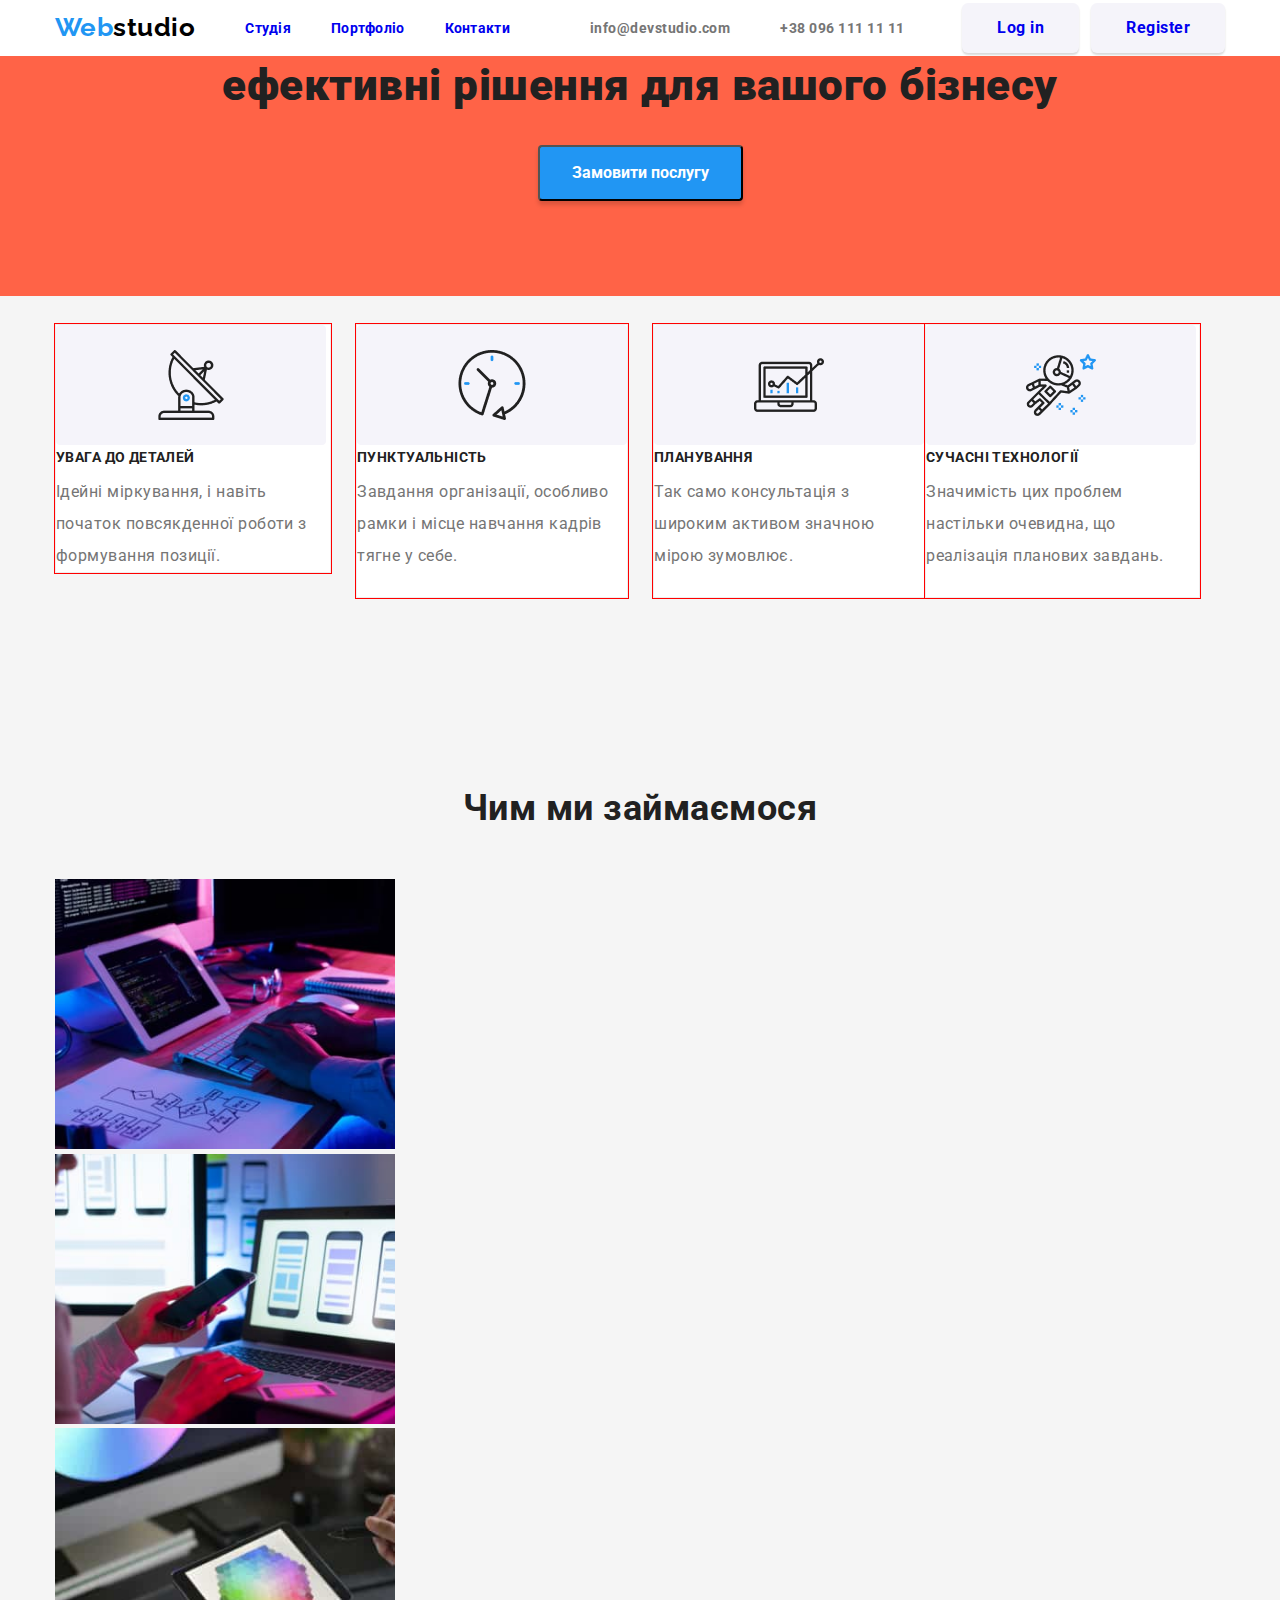
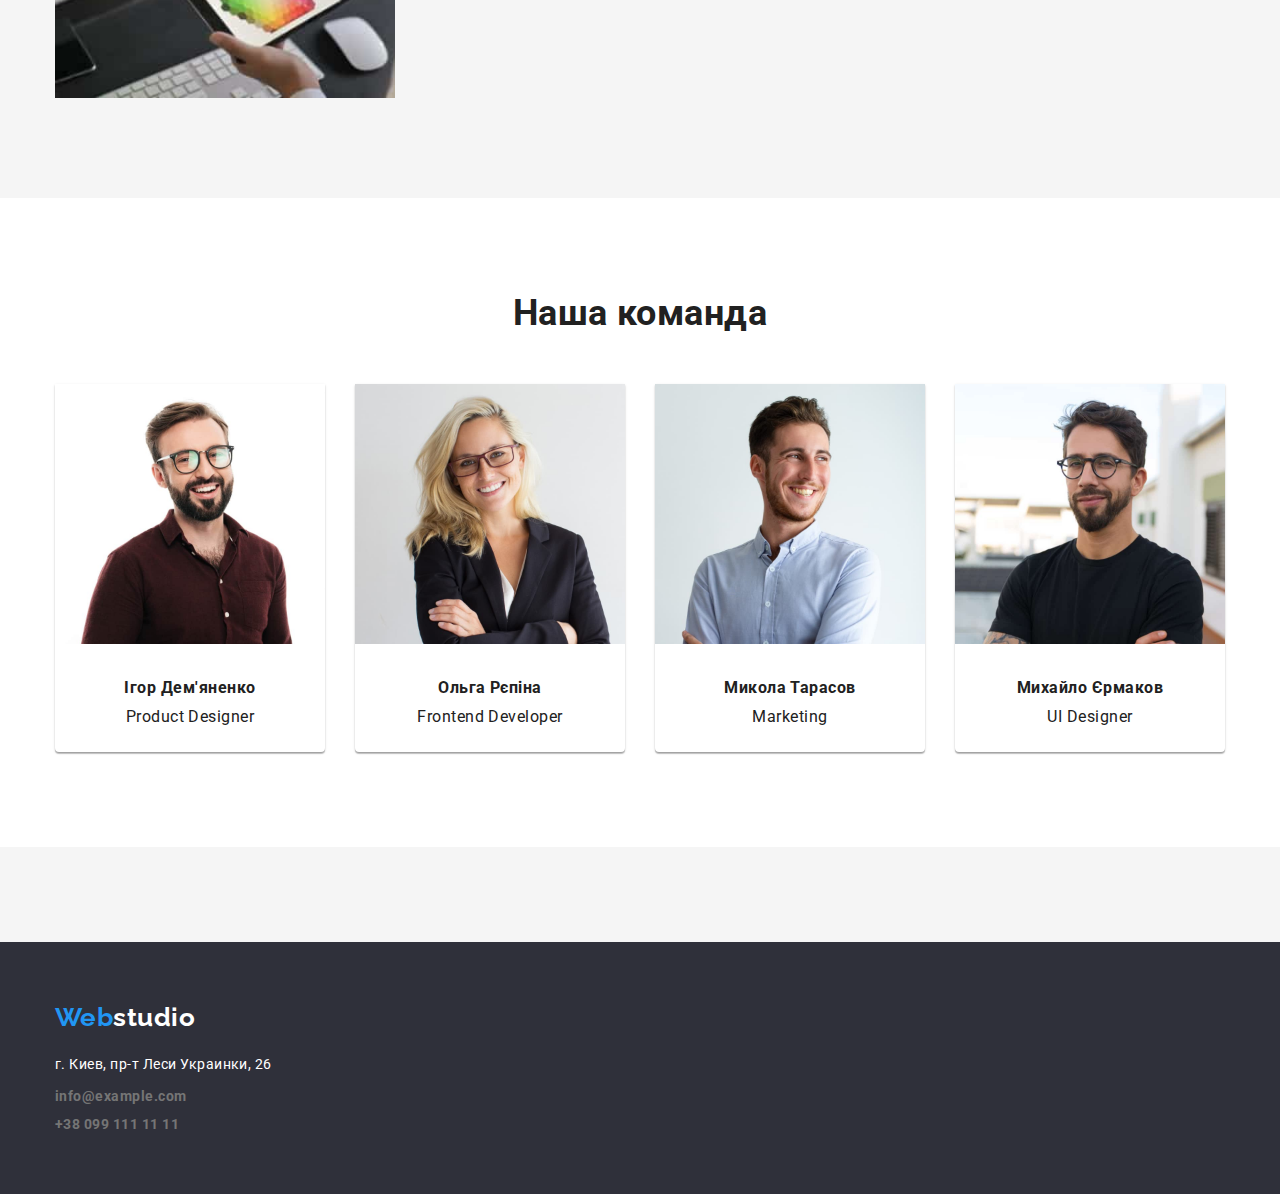
<file: index.html>
<!DOCTYPE html>
<html lang="uk">
<head>
    <meta charset="UTF-8">
    <meta http-equiv="X-UA-Compatible" content="IE=edge">
    <meta name="viewport" content="width=device-width, initial-scale=1.0">
    <link rel="stylesheet" href="./css/styles.css">
    <link rel="stylesheet" href="normalize.css">
    <link rel="preconnect" href="https://fonts.googleapis.com">
    <link rel="preconnect" href="https://fonts.gstatic.com" crossorigin>
    <link href="https://fonts.googleapis.com/css2?family=Raleway:wght@700&display=swap" rel="stylesheet">
    <link rel="preconnect" href="https://fonts.googleapis.com">
    <link rel="preconnect" href="https://fonts.gstatic.com" crossorigin>
    <link href="https://fonts.googleapis.com/css2?family=Roboto:wght@400;700&display=swap" rel="stylesheet">
    <title>WebStudio</title>
</head>
<body>
    <!--Header-->
    <header class="page-header">
        
            <nav class="container main-nav">

                <a href="./index.html" rel="noopener noreferrer" class="logo"><span class="web">Web</span>studio</a>
                
                <ul class="site-nav list">
                    <li class="item-nav"><a class="link" href="./index.html" rel="noopener noreferrer">Студія</a></li>
                    <li class="item-nav"><a class="link" href="./portfolio.html" rel="noopener noreferrer">Портфоліо</a></li>
                    <li class="item-nav"><a class="link" href="http://google.com" target="_blank" rel="noopener noreferrer">Контакти</a></li>
                </ul>
            
                <ul class="contacts"> 
                    <li class="item-nav"><a class="contact" href="mailto:info@devstudio.com">info@devstudio.com</a></li>
                    <li class="item-nav"><a class="contact" href="tel:+380961111111">+38 096 111 11 11</a></li>
                </ul>
                
                <ul class="auth-nav list">
                    <li class="item-nav"><a href="#" class="btn primary">Log in</a></li>
                    <li class="item-nav"><a href="#" class="btn secondary">Register</a></li>
                </ul>

            </nav>
    </header>

    

    <main>
        <section class="section hero">
            <div class="container">
                <h1 class="hero-title">ефективні рішення для вашого бізнесу</h1>
                <button type="button" class="order-btn">Замовити послугу</button>
            </div>
            </section> 


        <section class="section">
            <div class="container">
                <h2 class="section-title">наші особливості</h2>
                <ul class="feature-list">
                    <li class="item">
                        <img src="./images/feature1.png" alt="picture" srcset="" width="270" height="120">
                        <h3 class="feature">увага до деталей</h3>
                        <p  class="feature-item">Ідейні міркування, і навіть початок повсякденної роботи з формування позиції.</p>
                    </li>
                    <li class="item">
                        <img src="./images/feature2.png" alt="picture" srcset="" width="270" height="120">
                        <h3 class="feature">пунктуальність</h3>
                        <p class="feature-item">Завдання організації, особливо рамки і місце навчання кадрів тягне у себе.</p>
                    </li>
                    <li class="item">
                        <img src="./images/feature3.png" alt="picture" srcset="" width="270" height="120">
                        <h3 class="feature">планування</h3>
                        <p class="feature-item">Так само консультація з широким активом значною мірою зумовлює.</p>
                    </li>
                    <li class="item">
                        <img src="./images/feature4.png" alt="picture" srcset="" width="270" height="120">
                        <h3 class="feature">сучасні технології</h3>
                        <p class="feature-item">Значимість цих проблем настільки очевидна, що реалізація планових завдань.</p>
                    </li>
                </ul>
            </div>
        </section>

        <section class="section">
            <div class="container">
                <h2 class="item-description">Чим ми займаємося</h2>
                <ul>
                    <li>
                        <img src="./images/img1.jpg" alt="планшет з клавіатурою" width="340">
                    </li>
                    <li>
                        <img src="./images/img2.jpg" alt="телефон і десктоп" width="340">
                    </li>
                    <li>
                        <img src="./images/img3.jpg" alt="планшет" width="340">
                    </li>
                </ul>
            </div>
        </section>

        <section class="section team">
            <div class="container">
                <h2 class="item-description">Наша команда</h2>
                <ul class="card-comand">
                    <li class="item-comand">
                        <img src="./images/igor_demianenko.jpg" alt="Ігор Дем'яненко" width="270">
                        <h3 class="name">Ігор Дем'яненко</h3>
                        <p class="subtitle">Product Designer</p>
                    </li>
                    <li class="item-comand">
                        <img src="./images/olga_repina.jpg" alt="Ольга Рєпіна" width="270">
                        <h3 class="name">Ольга Рєпіна</h3>
                        <p class="subtitle">Frontend Developer</p>
                    </li>
                    <li class="item-comand">
                        <img src="./images/mykola_tarasov.jpg" alt="Микола Тарасов" width="270">
                        <h3 class="name">Микола Тарасов</h3>
                        <p class="subtitle">Marketing</p>
                    </li>
                    <li class="item-comand">
                        <img src="./images/mykola_ermakov.jpg" alt="Михайло Єрмаков" width="270">
                        <h3 class="name">Михайло Єрмаков</h3>
                        <p class="subtitle">UI Designer</p>
                    </li>
                </ul>
            </div>
        </section>

    </main>

    <footer class="footer">
        <div class="container">
            <a href="./index.html" rel="noopener noreferrer" class="logo"><span class="web">Web</span><span class="logo-footer">studio</span></a>
            <adress class="adress">
                <ul>
                    <li class="footer-list"><a class="location" href="https://goo.gl/maps/CPtrU1FHBa2aNyZL9" target="_blank" rel="noopener noreferrer">г. Киев, пр-т Леси Украинки, 26</a></li>
                    <li class="footer-list"><a class="contact" href="mailto:info@example.com">info@example.com</a></li>
                    <li class="footer-list"><a class="contact" href="tel:+380991111111">+38 099 111 11 11</a></li>
                </ul>
            </adress>
        </div>
    </footer>


</body>
</html>
</file>
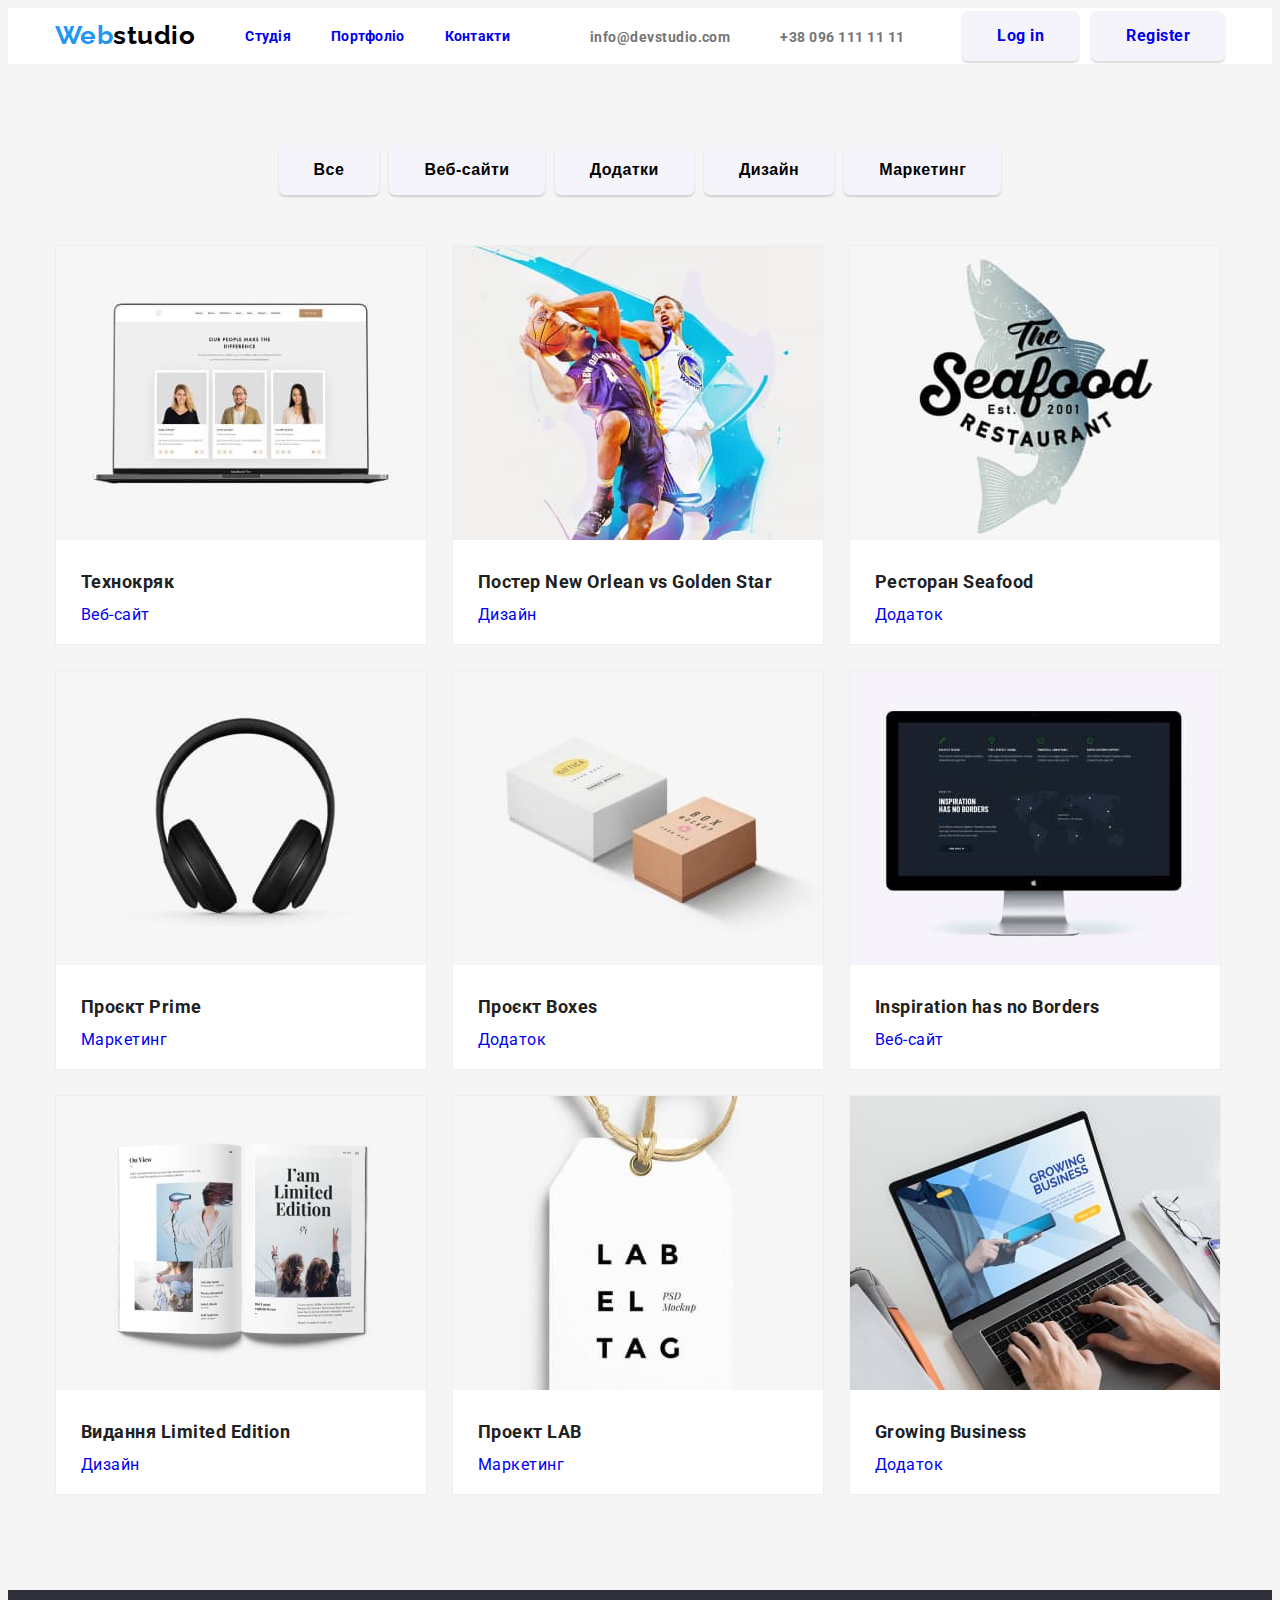
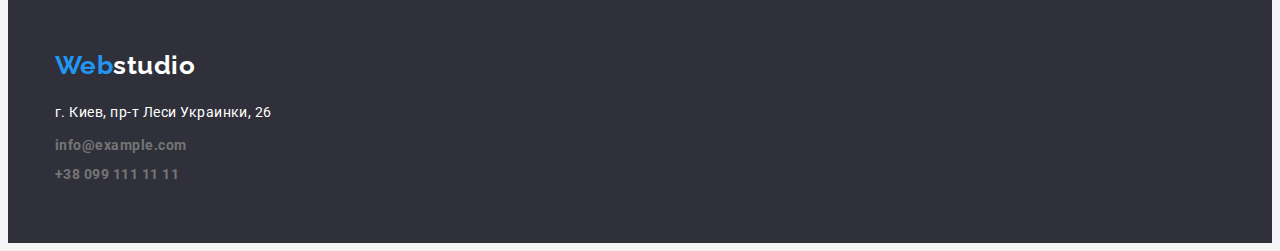
<file: portfolio.html>
<!DOCTYPE html>
<html lang="uk">
<head>
    <meta charset="UTF-8">
    <meta http-equiv="X-UA-Compatible" content="IE=edge">
    <meta name="viewport" content="width=device-width, initial-scale=1.0">
    <link rel="stylesheet" href="./css/styles.css">
    <link href="https://fonts.googleapis.com/css2?family=Raleway:wght@700&family=Roboto:wght@400;500;700;900&display=swap" rel="stylesheet">
    <title>Portfolio</title>
</head>
<body>
<!--Header-->
<header class="page-header">
        
    <nav class="container main-nav">

        <a href="./index.html" rel="noopener noreferrer" class="logo"><span class="web">Web</span>studio</a>
        
        <ul class="site-nav list">
            <li class="item-nav"><a class="link" href="./index.html" rel="noopener noreferrer">Студія</a></li>
            <li class="item-nav"><a class="link" href="./portfolio.html" rel="noopener noreferrer">Портфоліо</a></li>
            <li class="item-nav"><a class="link" href="http://google.com" target="_blank" rel="noopener noreferrer">Контакти</a></li>
        </ul>
    
        <ul class="contacts"> 
            <li class="item-nav"><a class="contact" href="mailto:info@devstudio.com">info@devstudio.com</a></li>
            <li class="item-nav"><a class="contact" href="tel:+380961111111">+38 096 111 11 11</a></li>
        </ul>
        
        <ul class="auth-nav list">
            <li class="item-nav"><a href="#" class="btn primary">Log in</a></li>
            <li class="item-nav"><a href="#" class="btn secondary">Register</a></li>
        </ul>

    </nav>
</header>
<!--Portfolio navigation-->
    <main>
        
        

        <section>
            <div class="container">
            <h1 class="section-item">Наші проекти</h1>

            <div class="menu">
                <ul class="menu-list">
                    <li class="menu-item"><button type="button" class="btn">Все</button></li>
                    <li class="menu-item"><button type="button" class="btn">Веб-сайти</button></li>
                    <li class="menu-item"><button type="button" class="btn">Додатки</button></li>
                    <li class="menu-item"><button type="button" class="btn">Дизайн</button></li>
                    <li class="menu-item"><button type="button" class="btn">Маркетинг</button></li>
                </ul>        
            </div>
<!--project-->
            <ul class="project-list">
                <li  class="item">
                    <a href="#">
                        <img src="./images/portfolio1.jpg" alt="Веб-сайт" width="370" height="294">
                        <h3 class="title project">Технокряк</h3>
                        <p class="subtitle project">Веб-сайт</p>
                    </a>    
                </li>
                <li class="item">
                    <a href="#">
                        <img src="./images/portfolio2.jpg" alt="Постер баскетбольних команд" width="370" height="294">
                        <h3 class="title project">Постер New Orlean vs Golden Star</h3>
                        <p class="subtitle project">Дизайн</p>
                    </a>
                </li>
                <li class="item">
                    <a href="#">
                        <img src="./images/portfolio3.jpg" alt="Додаток рибного ресторану" width="370" height="294">
                        <h3 class="title project">Ресторан Seafood</h3>
                        <p class="subtitle project">Додаток</p>
                    </a>
                </li>
                <li class="item">
                    <a href="#">
                        <img src="./images/portfolio4.jpg" alt="Проєкт Prime" width="370" height="294">
                        <h3 class="title project">Проєкт Prime</h3>
                        <p class="subtitle project">Маркетинг</p>
                    </a>
                </li>
                <li class="item">
                    <a href="#">
                        <img src="./images/portfolio5.jpg" alt="Додаток для проєкту Boxes" width="370" height="294">
                        <h3 class="title project">Проєкт Boxes</h3>
                        <p class="subtitle project">Додаток</p>
                    </a>
                </li>
                <li class="item">
                    <a href="#">
                        <img src="./images/portfolio6.jpg" alt="Веб-сайт" width="370" height="294">
                        <h3 class="title project">Inspiration has no Borders</h3>
                        <p class="subtitle project">Веб-сайт</p>
                    </a>
                </li>
                <li class="item">
                    <a href="#">
                        <img src="./images/portfolio7.jpg" alt="Дизайн для видання Limited Edition" width="370" height="294">
                        <h3 class="title project">Видання Limited Edition</h3>
                        <p class="subtitle project">Дизайн</p>
                    </a>
                </li>
                <li class="item">
                    <a href="#">
                        <img src="./images/portfolio8.jpg" alt="Маркетинг для проекту LAB" width="370" height="294">
                        <h3 class="title project">Проект LAB</h3>
                        <p class="subtitle project">Маркетинг</p>
                    </a>
                </li>
                <li class="item">
                    <a href="#">
                        <img src="./images/portfolio9.jpg" alt="Додаток для Growing Business" width="370" height="294">
                        <h3 class="title project">Growing Business</h3>
                        <p class="subtitle project">Додаток</p>
                    </a>
                </li>
            </ul>
        </div>
        </section>
    </main>

    <footer class="footer">
        <div class="container">
            <a href="./index.html" rel="noopener noreferrer" class="logo"><span class="web">Web</span><span class="logo-footer">studio</span></a>
            <adress class="adress">
                <ul>
                    <li class="footer-list"><a class="location" href="https://goo.gl/maps/CPtrU1FHBa2aNyZL9" target="_blank" rel="noopener noreferrer">г. Киев, пр-т Леси Украинки, 26</a></li>
                    <li class="footer-list"><a class="contact" href="mailto:info@example.com">info@example.com</a></li>
                    <li class="footer-list"><a class="contact" href="tel:+380991111111">+38 099 111 11 11</a></li>
                </ul>
            </adress>
        </div>
    </footer>


</body>
</html>
</file>
<file: css/styles.css>
:root {
    --primary-text-color: #212121;
    --background-section-color: #F5F5F5;
    --title-text-color: #000000;
    --accent-color: #2196F3;
    --primary-white-color: #ffffff;
    --contact-color: #757575;
    --button-background-color: #F5F4FA;
    --background-color-footer: #2F303A;
}

body {
    font-family: 'Roboto', sans-serif;
    color: var(--primary-text-color);
    background-color: var(--background-section-color);
    font-style: normal;
    letter-spacing: 0.03em;
}
h3{
    margin: 0;
    padding: 0;
}
p {
    margin: 0;
    padding: 0;
}
ul {
    list-style: none;
    margin: 0;
    padding: 0;
}
.list {
    padding: 0;
    margin: 0;
    list-style: none;
}

a {
    text-decoration: none;
}

.container {
    margin-left: auto;
    margin-right: auto;
    width: 1170px;
}

/* logo style */
.logo {
    color: var(--title-text-color);
    font-family: 'Raleway';
    font-weight: 700;
    font-size: 26px;
    line-height: 1.2;
    text-decoration: none;
}

.web {
    color: var(--accent-color);
}

/* site navigation stile */

.page-header {
    background-color: var(--primary-white-color);   
}
.main-nav {
    display: flex;
    align-items: center;
    justify-content: center;
}

.site-nav {
    display: flex;
    margin-left: 50px;
}

.site-nav .item-nav {
    font-weight: 700;
    font-size: 14px;
    line-height: 1.15;
    letter-spacing: 0.02em;
    margin-right: 40px;
}

.site-nav .item-nav:last-child{
    margin-right: 0;
}

.link {
    display: block;
    padding-top: 20px;
    padding-bottom: 20px;
}
.link:hover, 
.link:focus  {
    color: var(--accent-color);
}

.contacts {
    display: flex;
    margin-left: 80px;
}
.contacts .item-nav+ .item-nav {
    margin-left: 50px;
}

.contact {
    color: var(--contact-color);
    font-style: normal;
    font-weight: 700;
    font-size: 14px;
    line-height: 1.14;
    text-decoration: none;
}

.contact:hover,
.contact:focus {
    color: var(--accent-color);
}

.auth-nav {
    display: flex;
    margin-left: auto;
}
.auth-nav .item-nav+ .item-nav {
    margin-left: 12px;
}

/* button styles */
.btn {
    display: inline-block;
    text-align: center;
    background-color: var(--button-background-color);
    border-radius: 6px;
    border: 1px solid transparent;
    padding: 11px 34px;
    box-shadow: 0px 2px 2px rgba(0, 0, 0, 0.15);
    font-weight: 700;
    font-size: 16px;
    line-height: 1.62;
    text-align: center;
    letter-spacing: 0.03em;
    cursor: pointer;
}

.btn:hover,
.btn:focus {
    color: var(--primary-white-color);
    background-color: var(--accent-color);
}

.section {
    /* background-color: teal; */
    padding-bottom: 95px
}

.section-title {
    color: var(--background-section-color);
    padding: 0;
    margin: 0;
}

.title {
    color: var(--primary-text-color);
    font-size: 18px;
    line-height: 2;
}

 /* footer */
.footer {
    background-color: var(--background-color-footer);
    font-style: normal;
    font-weight: 400;
    padding-top: 60px;
    padding-bottom: 60px;
    margin-top: 95px;
    
}
.footer-list {
    margin-bottom: 10px;
}
.footer-list:nth-last-of-type(1){
    margin-bottom: 0;
}
.adress ul {
    margin-top: 20px;
}

.location {
    color: var(--primary-white-color);
    font-style: normal;
    font-weight: 400;
    font-size: 14px;
    line-height: 1.7;
    text-decoration: none;
}

.logo-footer {
    color: var(--primary-white-color);
}

.hero {    
    top: 80px;
    text-align: center;
    background: tomato; 
}
.hero-title {
    margin-top: 0;
    margin-bottom: 30px;
    font-weight: 900;
    font-size: 44px;
    line-height: 1.35; 
}
.order-btn {
    background: var(--accent-color);
    color: var(--primary-white-color);
    padding: 10px 32px;
    font-weight: 700;
    font-size: 16px;
    line-height: 2;
    align-items: center;
    box-shadow: 0px 4px 4px rgba(0, 0, 0, 0.15);
    border-radius: 4px;
    cursor: pointer;
}

/* Наші особливості */

.features {
    display: flex;
    flex-wrap: wrap;
}
.feature-list {
    display: flex;
    margin: 0;
    padding: 0;
}
.feature-list li {
    outline: 1px solid red;
}
.feature {
    margin: 0;
    padding: 0;
    margin-bottom: 10px;
    font-size: 14px;
    line-height: 1.15;
    letter-spacing: 0.03em;
    text-transform: uppercase;
}
.feature-item {
    margin: 0;
    padding: 0;
    color: var(--contact-color);
    line-height: 2;
}

/* ********** Чим ми займаемось ********** */
.item-description {
    font-size: 36px;
    line-height: 1.15;
    text-align: center;
    margin-left:0;
    margin-right: 0;
    margin-top: 0px;
    margin-bottom: 50px;
    padding-top: 95px;
}

/* Наша команда */
.team {
    background-color: var(--primary-white-color);
    text-align: center;
}
.card-comand {
    display: flex;
    justify-content: space-between;
    padding: 0;
}
.item-comand{
    width: 270px;
    height: 368px;
    background: var(--primary-white-color);
    box-shadow: 0px 1px 3px rgba(0, 0, 0, 0.12), 0px 1px 1px rgba(0, 0, 0, 0.14), 0px 2px 1px rgba(0, 0, 0, 0.2);
    border-radius: 0px 0px 4px 4px;
}
.item-comand img {
    margin-bottom: 30px;
}
.name {
    font-size: 16px;
    line-height: 1.2;
    margin: 0;
    margin-bottom: 10px;
}



/***************** Portfolio **********************/
.section-item{
    text-align: center;
    color: var(--background-section-color);
}
.menu {
    position: relative;
    margin-bottom: 50px;
}
.menu-list {
    display: flex;
    justify-content: center;
}
.menu-list .menu-item+ .menu-item {
    margin-left: 10px;
}
.project-list{
    display: flex;
    flex-wrap: wrap;
}
.project {
    margin-left: 25px; 
}
.project-list h3 {
    margin-top: 20px;
    margin-bottom: 5px;
}
.project-list p {
    margin-bottom: 20px;
}
.item {
    margin-right: 25px;
    margin-bottom: 25px;
    background: var(--primary-white-color);
    border: 1px solid #EEEEEE;
}
.item:nth-child(3n) {
    margin-right: 0;
}
.item:nth-last-child(-n + 3) {
    margin-bottom: 0;
}
</file>
